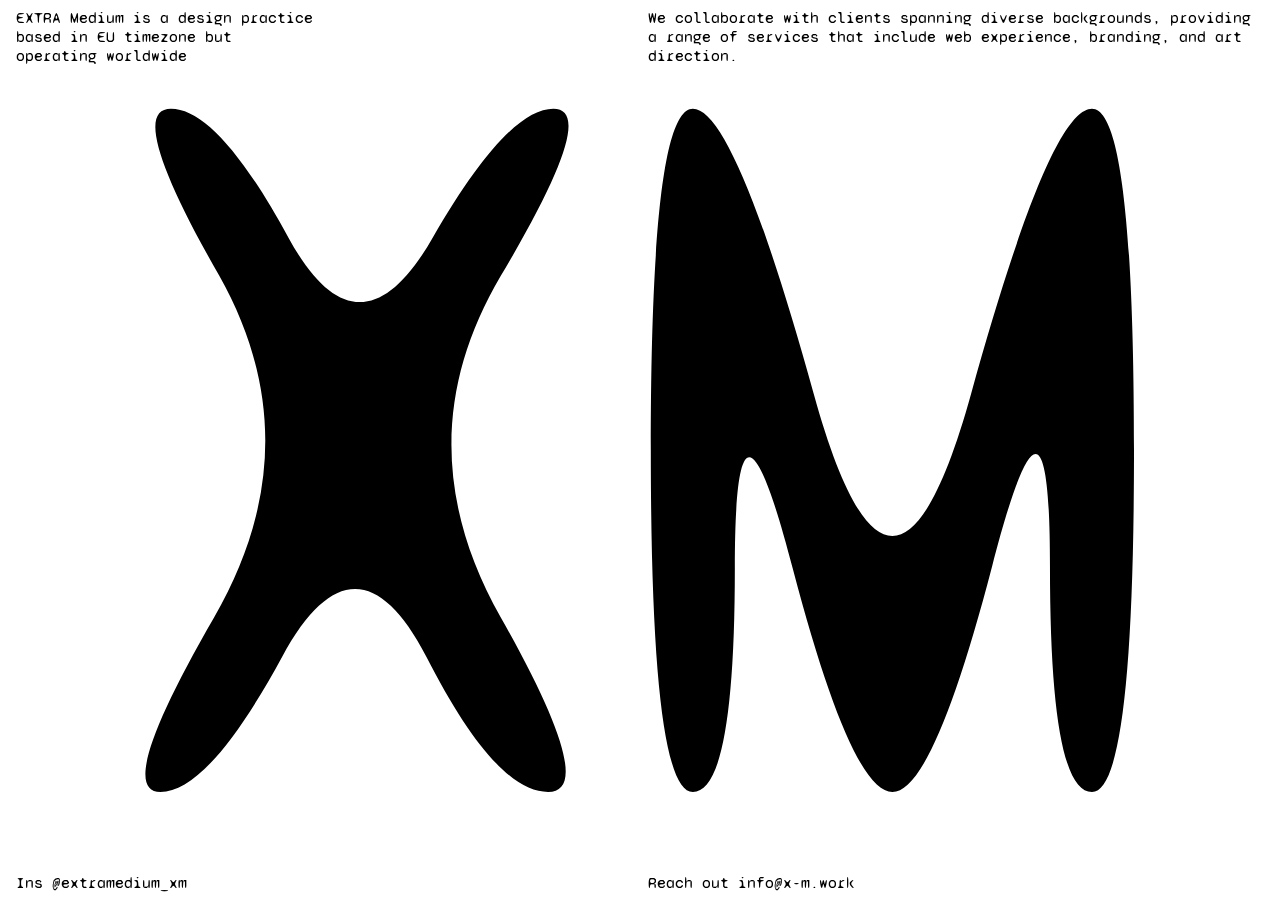
<file: index.html>
<!DOCTYPE html>
<html lang="en">
  <head>
    <meta charset="UTF-8">
    <meta name="viewport" content="width=device-width, initial-scale=1.0">
    <link rel="icon" type="image/jpg" href="favicon-64x64.png">
    <title>XM</title>
    <meta name="description" content="Digital designer based in Amsterdam">
    <link rel="stylesheet" href="style.css">
    <script src="https://code.jquery.com/jquery-3.6.0.min.js" integrity="sha256-/xUj+3OJU5yExlq6GSYGSHk7tPXikynS7ogEvDej/m4=" crossorigin="anonymous"></script>
  </head>
  <body>

    <header class="top-header">
      <p class="short-info" >EXTRA Medium is a design practice based in EU timezone but operating worldwide</p>
      <p class="short-description" >We collaborate with clients spanning diverse backgrounds, providing a range of services that include web experience, branding, and art direction.</p>
    </header>

    <footer class="bottom-footer">
      <p class="footer-contacts" >Ins <a href="https://www.instagram.com/extramedium_xm">@extramedium_xm</a></p>
      <p class="footer-contacts" >Reach out <a href="mailto:info@x-m.work">info@x-m.work</a></p>
        </footer >

    <div class="main-landing-container">
      <img class="big-xm-logo" src="/assets/XM.svg" alt="XM">
    </div>

    
    <script type="module" src="js/script.js"></script>
</body>
</html>
</file>
<file: style.css>
@font-face {
  font-family: "MON";
  src: url("/fonts/SyneMono-Regular.ttf") format('truetype');
  font-weight: 400;
  font-style: normal;
}

:root {
  --margin-page: 1rem;
  --base-font-size: 16px;
  --base-font-size-mob: 16px;
  --baseline: 1.2rem;
  --baseline-mob: 1rem;
  /*--bg-white: #fefefe;*/
  --bg-white: #f2f2f2;
  --bg-white: #f4f1f1;
  --bg-white: #ffffff;
  --text-black: #282828;
  --text-black: #2c2c2d;
  --text-black: #141414;
  --text-grey: #A5A5A5;
  --link-color: #868686;
  --button-background: #b5b5b5cc;
  --hidden-text: #e3e3e3;
  --bg-selection-text: #e3e3e3;
  --bg-selection-text: #d4d4d4;
  --tag-col: #868686;
  --bg-bottom-nav: #86868668;
  --yellow: #DBFF00;
  --light-blue: #0EA8FF;
  --yellow-bg: #FFCC49;
  --red-bg: #F8363E;
  --yellow2-bg: #EDFB65;
  --lilac-bg: #D1C7FA;
  --dark-sand-bg: #F6C7A7;
  --pitch-black-bg: #000000;
  --bright-red-bg: #FF002E;
  --gold-bg: #D3AD5B;
  --purple-bg: #5428F5;
  --salmon-bg: #EF8361;
  --lilac2-bg: #737CF2;



  /*--text-black: #212529;*/
}
::selection {
  background-color: #eaeaea;
  background-color: var(--bg-selection-text);
  /*color: transparent;
  color: #d4d4d4;*/
}


*
{
    margin: 0;
    padding: 0;
    box-sizing: border-box;
    position: relative;
}

html,
body
{
    /*background: white;*/
    font-family: "MON","helvetica","Arial",sans-serif !important;
    font-kerning:normal;
    /*font-size: 1rem;*/
    font-size: var(--base-font-size);
    word-spacing:0.001em;
    font-weight: 400;
    line-height: var(--baseline);
    background: var(--bg-white);
    color: var(--text-black);
    /*overflow-x: hidden;*/
    -webkit-font-smoothing: subpixel-antialiased !important;
    text-rendering:optimizeLegibility !important;
    position: relative;
    width: 100%;
    transition: background .3s ease-out;
}
html.dark-mode,
body.dark-mode
{
    color: var(--bg-white);
    background: var(--text-black);
}

.text-white {
  color: var(--bg-white);
}
h1, h2, h3, h4 ,h5 {
  font-weight: 400;
}
h1 {
  font-size: 3rem;
  letter-spacing: -0.02em;
  line-height: calc(var(--baseline) * 2.5);
}
h2 {
  font-size: 2.9rem;
  letter-spacing: -0.024em;
  line-height: calc(var(--baseline) * 2);
  font-size: 1.6rem;
  line-height: calc(var(--baseline) * 2);
}
h3 {
  font-size: 1.5rem;
  line-height: calc(1 * var(--baseline));
  letter-spacing: -0.015em;
}
h5 {
  font-size: 1.4rem;
  letter-spacing: -0.02em;
  line-height: calc(var(--baseline) * 1);
}
a {
  text-decoration: inherit;
  cursor: pointer;
}
@media only screen and (min-width: 601px) {

}
@media only screen and (max-width: 600px) {
  :root {
    --margin-page: .5rem;
    --base-font-size: 18px;
    --baseline: 1.5rem;
    --bg-white: #fefefe;
    --text-black: #0f0f0f;
    --hidden-text: #e3e3e3;
    --bg-selection-text: #e3e3e3;
    /*--text-black: #212529;*/
  }
}
img, video {
  max-width: 100%;
  border-radius: .5rem;
  border-radius: calc(var(--base-font-size) / 2);
  border-radius: 10px;
  display: block;
}

a {
  color: inherit;
}


/* ===================================== */
/* CSS 2023 */
#background-loader {
  position: fixed;
  top: 0;
  left: 0;
  width: 100vw;
  height: 100vh;
  background-color: var(--bg-white); /* Adjust the color to your preference */
  z-index: 999999999999999999998; /* Lower z-index to be below the page transition */
  transform: translateZ(999999px);
  opacity: 1;
  transition: opacity 0.5s ease;
}
.dark-mode #background-loader {
  background-color: var(--text-black);
}
.hidden-bg-loader {
  opacity: 0;
  pointer-events: none;
}
#page-transition {
  position: fixed;
  top: var(--margin-page);
  left: 0;
  width: 100vw;
  width: calc( 100vw - (var(--margin-page) * 2));
  height: 100vh;
  background-color: var(--yellow);
  margin-left: var(--margin-page);
  margin-right: var(--margin-page);
  margin-top: margin-left: var(--margin-page);
  z-index: 999999999999999999999;
  transform: translateZ(999999999px);
  transition: transform 0.5s ease;
  transform: translateY(100%);
  border-top-left-radius: 10px;
  border-top-right-radius: 10px;
}
.big-paragraph-about {
  font-size: 2rem;
  letter-spacing: -0.01em;
  line-height: calc(var(--baseline) * 2);
  font-weight: 500;
}

.about-description-text .big-paragraph-about:nth-child(2) {
  text-indent: calc( ((100vw - (var(--margin-page) * 9)) / 8 ) * 3 );
}
.absolute-title {
  position: absolute;
  top: calc( var(--margin-page) / 3 );
}



.highlight {
  position: absolute;
  top: 0;
  left: 0;
  width: 0;
  height: 100%;
  height: calc(100% - var(--margin-page));
  background-color: rgba(255, 255, 255, 0.37);
  border-radius: 30px;
  transition: width 0.3s, left 0.3s;
  margin-top: calc(var(--margin-page) / 2) ;
  margin-bottom: calc(var(--margin-page) / 2) ;
  z-index: -1;
}
.switch-container {
  padding: var(--margin-page);
  position: fixed;
  right: 0;
  top: 0;
  z-index: 999999;
}
.dark-mode-switch {
  border-radius: 30px;
  background: var(--bg-bottom-nav);
  backdrop-filter: blur(6px);
  -webkit-backdrop-filter: blur(6px);
  width: 40px;
  height: 18px;
  padding: 2px;
  cursor: pointer;
 
}
.dark-mode-switch .toggle {
  display: block;
  position: absolute;
  right: 2px;
  width: 14px;
  height: 14px;
  border-radius: 30px;
  transition: all .2s ease-out;
  background: var(--text-black);
}

.dark-mode-switch.active .toggle {
  transform: translateX(-22px);
  background: var(--yellow);
}


footer {
  position: relative;
  z-index: 99999999;
}
.footer-container {
  position: relative;
  display: grid;
  /*margin: var(--margin-page);*/
  grid-template-columns: repeat(8, 1fr);
  column-gap: var(--margin-page);
  row-gap: var(--margin-page);
  padding-top: 2rem;
  background: var(--yellow);
  /*border-radius: 6px;*/
  border-top-left-radius: calc(var(--base-font-size) / 2);
  border-top-right-radius: calc(var(--base-font-size) / 2);
  padding: calc(var(--margin-page) * 4)  calc(var(--margin-page) * 1);
  color: var(--text-black);
  font-weight: 500;

}

.text-grey {
  color: var(--text-grey);
}
.text-black {
  color: var(--text-black);
}
.dark-mode .text-black {
  color: var(--bg-white);
}
.project-card-item {
  position: relative;
  width: 100%;
  height: auto;
  font-weight: 500;
}
.project-card-item img,
.project-card-item video {
  position: relative;
  width: 100%;
  display: block;
  height: auto;
  border-radius: 6px;
  border-radius: calc(var(--base-font-size) / 2);
}
.project-card-item .project-tag-container {
  position: absolute;
  top: 0;
  left: 0;
  display: flex;
  padding: calc(var(--margin-page) / 1);
}
.tag-item {
  padding: calc(.5 * var(--margin-page)) calc(2 * var(--margin-page));
  display: flex;
  justify-content: center;
  align-items: center;
  border-radius: 30px;
  backdrop-filter: blur(6px);
  -webkit-backdrop-filter: blur(6px);
  background: var(--bg-bottom-nav);
  font-size: .8rem;
}
.project-card-item a {
  margin-bottom: calc(var(--margin-page) / 2);
  display: block;
}
/*
.proj-card-link .lazy-img:hover {
  filter: invert(1);
}*/



.project-card-1 {
  grid-column: 2 / span 3;
  grid-row: 1 / span 1;
}
.project-card-2 {
  grid-column: 6 / span 3;
  grid-row: 1 / span 1;
  padding-top: calc(var(--baseline) * 24);
}
.project-card-3 {
  grid-column: 1 / span 3;
  grid-row: 2 / span 1;
}
.project-card-4 {
  grid-column: 5 / span 3;
  grid-row: 2 / span 1;
  padding-top: calc(var(--baseline) * 16);
}
.project-card-5 {
  grid-column: 2 / span 2;
  grid-row: 3 / span 1;
  padding-top: calc(var(--baseline) * 1);
}
.project-card-6 {
  grid-column: 6 / span 3;
  grid-row: 3 / span 1;
  padding-top: calc(var(--baseline) * 12);
}
.project-card-7 {
  grid-column: 2 / span 3;
  grid-row: 4 / span 1;
  padding-top: calc(var(--baseline) * 6);
}
.project-card-8 {
  grid-column: 1 / span 4;
  grid-row: 5 / span 1;
  padding-top: calc(var(--baseline) * 12);
}
.project-card-9 {
  grid-column: 6 / span 3;
  grid-row: 5 / span 1;
  padding-top: calc(var(--baseline) * 2);
}
.project-card-10 {
  grid-column: 2 / span 2;
  grid-row: 6 / span 1;
  padding-top: calc(var(--baseline) * 18);
}
.project-card-11 {
  grid-column: 5 / span 3;
  grid-row: 6 / span 1;
  padding-top: calc(var(--baseline) * 6);
}
.project-card-12 {
  grid-column: 6 / span 3;
  grid-row: 7 / span 1;
  padding-top: calc(var(--baseline) * 4);
}

.experience-item {
  position: relative;
  width: 100%;
  display: flex;
  column-gap: var(--margin-page);
}
.experience-item p {
  flex: 1 1 0;
}
.blue-frame {
  border: 1px var(--light-blue) solid;
}

.text-block-proj {
  padding: calc(var(--margin-page) * 8) 0 ;
}

.bg-black {
  background: #000000;
}
.project-info-section {
  margin-top: 80vh;
  margin-top: calc(100vh - ((var(--baseline) * 2.5) * 3) - ( 2 * var(--margin-page)));
  position: relative;
}
.bg-video-proj {
  position: fixed;
  top: 0;
  left: 0;
  width: 100vw;
  height: 100vh;
  height: calc(100vh - ((var(--baseline) * 2.5) * 3) - ( 2 * var(--margin-page)));
  z-index: -1;
}
.bg-video-proj video,
.bg-video-proj img {
  width: 100%;
  height: 100%;
  object-fit: cover;
}
.logo-award-container img {
  height: calc(var(--baseline) * 2.5);
}
.custom-cursor {
  opacity: 0; /* Initially set opacity to 0 */
  position: fixed;
  pointer-events: none;
  z-index: 99999999999999999999999;
  width: 52px;
  transition: opacity 0.3s ease; /* Add transition for smooth visibility change */
  transition: transform 0.3s ease; /* Add transition for smooth visibility change */
  transform: translate(-50%, -50%);
}
.custom-cursor img {
  display: block;
  width: 100%;
}
.cursor-active {
  transform: scale(4);
  opacity: 1;
}
.dvd-image {
  width: 200px;
  z-index: 99999999999999999999;
}



@keyframes slide-arrow-more {
  0%,
  100% {
    transform: translate(0, 0);
  }

  50% {
    transform: translate(0, 18px);
  }
}

.project-pagraph {
  font-weight: 500;
}
.full-height {
  height: 100%;
}
.email-clipboard {
  position: relative;
  cursor: pointer;
}

.email-clipboard span {
  backdrop-filter: blur(6px);
  -webkit-backdrop-filter: blur(6px);
  padding: calc(var(--margin-page) / 1);
  border-radius: 30px;
  background: var(--bg-bottom-nav);
  background: var(--yellow);
  font-size: calc(var(--base-font-size) / 1.2 );
  position: absolute;
  top: 0;
  margin-left: var(--margin-page);
  height: auto;
  line-height: 1em;
  transition: all .6s ease;
  opacity: 0;
  transform: translateY(-50%);
  pointer-events: none;
  color: var(--text-black);
}
.email-clipboard.active span {
  opacity: 1;
  transform: translateY(20%);
}

.footer-container .email-clipboard span {
  backdrop-filter: blur(6px);
  -webkit-backdrop-filter: blur(6px);
  padding: calc(var(--margin-page) / 1);
  border-radius: 30px;
  background: var(--bg-bottom-nav);
  background: var(--bg-bottom-nav);
  font-size: calc(var(--base-font-size) / 1.2 );
  position: absolute;
  top: 0;
  left: 0;
  margin-left: var(--margin-page);
  height: auto;
  line-height: 1em;
  transition: all .6s ease;
  opacity: 0;
  transform: translateY(-50%);
  pointer-events: none;
  color: var(--text-black);
  z-index: 9;
}

.footer-container .email-clipboard.active span {
  opacity: 1;
  transform: translateY(0%);
}

/* END CSS 2023 DESKTOP */
/* ===================================== */

.head-menu {
  position: fixed;
  bottom: 0;
  width: 100%;
  width: calc(100% - (2 * var(--margin-page)));
  display: grid;
  margin: var(--margin-page);
  grid-template-columns: repeat(12, 1fr);
  column-gap: var(--margin-page);
  row-gap: var(--margin-page);
  z-index: auto;
}

.scroll-down {
  transform: translate3d(0, -100%, 1px);
}
.top-header {
  position: fixed;
  top: 0;
  width: calc(100% - (2 * var(--margin-page)));
  width: 100%;
  display: grid;
  padding: calc(var(--margin-page)/2) var(--margin-page);
  margin: 0;
  grid-template-columns: repeat(12, 1fr);
  column-gap: var(--margin-page);
  row-gap: var(--margin-page);
  z-index: 99999;
  background: transparent;
  transition: transform 0.3s ease;
  color: var(--bg-white);
  mix-blend-mode: difference;
  -webkit-transform: translate3d(0,0,99999px);
}
.bottom-footer {
  position: fixed;
  bottom: 0;
  width: calc(100% - (2 * var(--margin-page)));
  width: 100%;
  display: grid;
  padding: calc(var(--margin-page)/2) var(--margin-page);
  margin: 0;
  grid-template-columns: repeat(12, 1fr);
  column-gap: var(--margin-page);
  row-gap: var(--margin-page);
  z-index: 99999;
  background: transparent;
  transition: transform 0.3s ease;
  color: var(--bg-white);
  mix-blend-mode: difference;
  -webkit-transform: translate3d(0,0,99999px);
}

.top-header .short-info {
  grid-column: 1 / span 3;
  display: flex;
}
.top-header .short-description{
  grid-column: 7 / span 6;
  display: flex;
}

.bottom-footer .footer-contacts {
  grid-column: auto / span 6;
}




.main-landing-container {
  min-height: 100vh;
  display: flex;
  justify-content: center;
  align-items: center;
  padding: calc(var(--margin-page)) var(--margin-page);
}

.main-landing-container .big-xm-logo {
  display: block;
  height: 76vh;
  max-width: 100%;
  max-height: 100%;
  width: auto;
  object-fit: contain;
}









.controls-test {
  position: absolute;
  bottom: 0;
  right: 0;
}
.page-width {
  padding: 0 var(--margin-page);
}

.first-section-home {
  position: fixed;
  top: 0;
  width: 100%;
  height: 100%;
  -webkit-transform: translate3d(0,0,0);
}

.main-content-home {
  position: relative;
  display: grid;
  margin: var(--margin-page);
  grid-template-columns: repeat(12, 1fr);
  column-gap: var(--margin-page);
  row-gap: var(--margin-page);
  min-height: 100vh;
  padding-top: 2rem;
}


.first-paragraph-col {
  grid-column: 1 / span 8;
  grid-column: 1 / span 9;
  grid-column: 1 / span 12;
}
.main-content-home .paragraph {
  /*grid-column: 1 / span 8;*/
  font-size: 2.4rem;
  font-size: 2.8rem;
  line-height: calc(var(--baseline) * 2);
  letter-spacing: -0.015em;
  width: 100%;
  /**/
  font-weight: 400;
  font-size: 2.1rem;
  line-height: calc(var(--baseline) * 1.6);
  font-size: 2.6rem;
  line-height: calc(var(--baseline) * 2);
  font-size: 3.4rem;
  line-height: calc(var(--baseline) * 2.5);
  letter-spacing: -0.023em;
}
.main-content-home .paragraph sup {
  line-height: 0;
  font-size: .6em;
  position: relative;
  top: .1em;
}
.notes-section {
  grid-column: 10 / span 3;
  display: grid;
  grid-template-columns: repeat(1, 1fr);
  column-gap: var(--margin-page);
  grid-template-rows: masonry;
  position: relative;
}
.notes-wrapper {
  position: relative;
  width: 100%;
}
h5.didascalia {
  font-size: 1.3rem;
  margin-bottom: var(--baseline);
  font-size: 1.2rem;
  line-height: calc(var(--baseline));
  line-height: calc(var(--baseline) * 0.8);
  font-size: 1.15rem;
}
.no-br {
  white-space: nowrap;
}
.title-proj {
  /*font-style: italic;
  font-weight: 400;*/
}
.ico {
  line-height: 0;
  text-decoration: none;
}
.link-e {
  text-decoration: underline;
  text-underline-offset: 0.1em;
  text-decoration-thickness: 0.07em;
}
.link-contacts{
  text-decoration: none;
}
.link-contacts:hover {
  text-decoration: underline;
  text-underline-offset: 0.1em;
  text-decoration-thickness: 0.07em;
}
.ref-text,
.h-text {
  background: var(--bg-selection-text);
  color: var(--bg-selection-text);
  transition: all .2s ease;
}
.show-h-text {
  background: transparent;
  color:var(--text-black);
}
.hover-h-text {
  transition: all 0s ease;
}
.hover-h-text:hover {
  color: var(--bg-white);
  background: var(--text-black);
  text-decoration: none;
}
.hover-h-text:hover .show-h-text {
  color: var(--bg-white);
  /*background: var(--text-black);*/
  text-decoration: none;
}
.note-ref {
  /*background: #4f5bd5;*/
  cursor: ne-resize;
}
.note-ref-2:hover {
  /*background: #f37735;*/
}

.ref-text {
  text-decoration: underline;
  text-decoration: none;
}
.note {
  /*display: none;*/
  opacity: 0;
  position: fixed;
  padding-right: var(--margin-page);
  /*transform: translateX(20%);
  transform: translateY(-20%);*/
  transform: translate(20%, 0);
  transition: all 0.2s ease-out;
}
.show-note {
  /*display: block;*/
  opacity: 1;
  /*transform: translateX(0);
  transform: translateY(0);*/
  transform: translate(0, 0);
}
.note-mob-info {
  display: none;
}
.note-des-info {
  display: flex;
}
.note-des-info p.paragraph {
  width: auto;
  margin-right: calc( var(--margin-page) * 2);
}
.active-scale {
  text-decoration: none;
  text-underline-offset: 0.1em;
  text-decoration-thickness: 0.07em;
  background: var(--text-black);
  color: var(--bg-white);
}
.btn {
  display: flex;
  justify-content: center;
  align-items: center;
}
.swatch-btn {
  display: block;
  width: 18px;
}

.weather::after{
  /*content: '°';*/
}
.preview-projects-btn {
  cursor: pointer;
}


.proj-section {
  position: relative;
  top: 100vh;
  transition: top .5s ease-in-out;
  background: var(--bg-white);
  -webkit-transform: translate3d(0,0,99px);
}
.show-preview-projects {
  top: 85vh;
}
.proj-section-header {
  padding-top: var(--margin-page);
  padding-bottom: var(--margin-page);
}
.proj-highlight {
  display: flex;
  flex: 1 1 auto;
  flex-wrap: wrap;
  justify-content: space-between;
  position: relative;
  /**/
}
.proj-highlight-container:nth-of-type(2n) .proj-highlight {
  flex-direction: row-reverse;
}
.proj-highlight-container:nth-child(even) .proj-highlight__content {
  padding-left: calc(var(--margin-page) / 1);
  padding-right: calc(var(--margin-page) / 1);
}
.proj-highlight-container:nth-child(odd) .proj-highlight__content {
  padding-right: calc(var(--margin-page) / 1);
  padding-left: calc(var(--margin-page) / 1);
}

.proj-highlight > * {
  flex: 1;
}
.proj-highlight__media {
  position: relative;
  height: 100%;
  width: 100%;
}
.proj-highlight__media a {
  display: block;
  width: 100%;
  height: 100%;
}
.proj-highlight__content__wrap {
  position: relative;
  width: 100%;
  background: var(--bg-white);
}
.proj-highlight__content {
  display: flex;
  flex-flow: column;
  height: 100%;
  justify-content: flex-start;
  position: relative;
  z-index: 0;
}
.proj-highlight__header__banner {
  padding: calc(var(--margin-page)/2) 0;
}
.proj-highlight__header {
  position: sticky;
  top: calc( var(--baseline) + var(--margin-page));
  /**/
  top: 1.4rem;
  padding-bottom: var(--margin-page);
}
.proj-highlight__header__banner h5,
.proj-highlight__header__title h2 {
  /*display: inline;
  background: var(--bg-white);*/
}
.proj-highlight__header__title h2 {
  margin-bottom: .3em;
}
.remove-pixelated {
  image-rendering: auto !important;
}
.image-placeholder {
  width: 100%;
  position: absolute !important;
  top: 0;
  left: 0;
  image-rendering: pixelated;
  opacity: 1;
  transition: opacity .7s ease;
}
.remove-placeholder {
  opacity: 0;
  pointer-events: none;
}
.work-btn {
  cursor: pointer;
}

.hidden {
  display: none !important;
}
@media only screen and (min-width: 601px) {

  .des-hidden {
    display: none;
  }
  .right-align-des {
    text-align: right;
  }
  .pixelated-hover-img:hover {
    opacity: 1;
  }
  
}
.grid-page {
  width: 100%;
  display: grid;
  grid-template-columns: repeat(8, 1fr);
  column-gap: var(--margin-page);
  row-gap: var(--margin-page);
}
.grid-12col {
  width: 100%;
  display: grid;
  grid-template-columns: repeat(12, 1fr);
  column-gap: var(--margin-page);
  row-gap: var(--margin-page);
}
.sub-grid {
  display: grid;
  grid-template-columns: repeat(12, 1fr);
  column-gap: var(--margin-page);
  row-gap: var(--margin-page);
}

.des-grid-col-12 {
  position: relative;
  grid-column: auto / span 12;
}
.des-grid-col-8 {
  position: relative;
  grid-column: auto / span 8;
}

.des-grid-col-6 {
  position: relative;
  grid-column: auto / span 6;
}
.des-grid-col-2 {
  grid-column: auto / span 2;
}
.des-grid-col-3 {
  grid-column: auto / span 3;
}
.des-grid-col-4 {
  grid-column: auto / span 4;
}
.des-grid-col-5 {
  grid-column: auto / span 5;
}
.des-grid-col-7 {
  grid-column: auto / span 7;
}
.des-grid-col-8 {
  grid-column: auto / span 8;
}
.des-grid-col-10 {
  grid-column: auto / span 10;
}
.des-grid-offest-1 {
  grid-column-start: 1;
}
.des-grid-offest-2 {
    grid-column-start: 2;
}
.des-grid-offest-3 {
    grid-column-start: 3;
}
.des-grid-offest-4 {
    grid-column-start: 4;
}
.des-grid-offest-5 {
    grid-column-start: 5;
}
.des-grid-offest-6 {
    grid-column-start: 6;
}
.des-grid-offest-7 {
    grid-column-start: 7;
}
.des-grid-offest-8 {
  grid-column-start: 8;
}
.btm-pad-2 {
  padding-bottom: calc(2 * var(--margin-page));
}
.top-pad-1 {
  padding-top: calc(1* var(--margin-page));
}
.top-pad-2 {
  padding-top: calc(2 * var(--margin-page));
}
.btm-pad-4 {
  padding-bottom: calc(4 * var(--margin-page));
}
.top-pad-4 {
  padding-top: calc(4 * var(--margin-page));
}
.btm-pad-6 {
  padding-bottom: calc(6 * var(--margin-page));
}
.top-pad-6 {
  padding-top: calc(6 * var(--margin-page));
}
.btm-pad-8 {
  padding-bottom: calc(8 * var(--margin-page));
}
.btm-pad-9 {
  padding-bottom: calc(9 * var(--margin-page));
}
.btm-pad-10 {
  padding-bottom: calc(10 * var(--margin-page));
}
.btm-pad-12 {
  padding-bottom: calc(12 * var(--margin-page));
}
.btm-pad-14 {
  padding-bottom: calc(14 * var(--margin-page));
}
.btm-pad-16 {
  padding-bottom: calc(16 * var(--margin-page));
}
.btm-pad-18 {
  padding-bottom: calc(18 * var(--margin-page));
}
.btm-pad-20 {
  padding-bottom: calc(20 * var(--margin-page));
}


.top-pad-8 {
  padding-top: calc(8 * var(--margin-page));
}
.no-row-gap {
  row-gap: 0 !important;
}
.no-col-gap {
  row-gap: 0;
}
.no-round-border {
  border-radius: 0;
}
.bg-yellow-madre {
  background: var(--yellow-bg);
}
.pixelated-hover-img {
  position: absolute;
  top: 0;
  width: 100%;
  height: 100%;
  opacity: 0;
  transition: opacity .1s ease;
  image-rendering: pixelated;
  height: auto;
}
.proj-highlight__img-container img {
  display: block;
  width: 100%;
  height: auto;
  image-rendering: pixelated;
  max-width: none;
  max-height: none;
}
/*
.proj-highlight__img-container img:first-child {
  width: 100%;
  height: 100%;
}*/

.about-section {
  padding-top: 4rem;
  padding-top: var(--margin-page);
}
.archive-section {
  padding-top: 8rem;
}
.archive-item {
  margin-bottom: 4rem;
}
.archive-item-tags {
  display: flex;
  column-gap: .3rem;
  row-gap: .3rem;
  margin-top: .3rem;
  flex-wrap: wrap;
}
.archive-item-tags .proj-tag {
  margin-bottom: 0;
  /*font-size: 1rem;
  line-height: 1.4rem;*/
}

.archive-item-info-container h3,
.archive-item-info-container p  {
  font-size: 1.2rem;
}

.archive-item-imgs {
  display: flex;
  list-style: none;
  flex-wrap: wrap;
  width: 100%;
  height: auto;
  column-gap: var(--margin-page);
  row-gap: var(--margin-page);
}
.archive-item-imgs li {
  height: 180px;
  width: auto;
}

.archive-item-imgs li img {
  display: block;
  width: 100%;
  height: 100%;
  width: auto;
}
.contact-section-wrapper {
  /*background: var(--bg-white);
  padding-top: calc(4* var(--margin-page));*/
}
.contact-section {
  /*padding-top: var(--margin-page);*/
  padding-bottom: 1rem;
  padding-bottom: calc(10* var(--margin-page));
}
.contact-section a:hover {
  text-decoration: underline;
}
#main-project-section {
  scroll-behavior: smooth;
}
.bottom-grid-element {
  align-self: end;
}
.bottom-grid-align {
  align-items: end;
}
.right-align-item-footer {
  display: flex;
  justify-content: end;
}
.small-text {
  font-size: .9rem;
  line-height: 1.1em;
}
footer {
  -webkit-transform: translate3d(0,0,9px);
  transform: translate3d(0,0,9px);
}


/*mobile*/
@media only screen and (max-width: 900px) {
  *:hover {
    /*
    background: inherit;
    color: inherit;
    text-decoration: inherit;
    */
  }
  body
  {
      /*background: white;*/
      font-kerning:normal;
      /*font-size: 1rem;*/
      font-size: var(--base-font-size-mob);
      word-spacing:0.001em;
      font-weight: 400;
      line-height: var(--baseline-mob);
      background: var(--bg-white);
      color: var(--text-black);
      /*overflow-x: hidden;*/
      -webkit-font-smoothing: subpixel-antialiased !important;
      text-rendering:optimizeLegibility !important;
      position: relative;
      width: 100%;
      transition: background .3s ease-out;
  }
  .mob-hidden {
    display: none !important;
  }
  h1 {
    font-size: 1.9rem;
    letter-spacing: -0.02em;
    letter-spacing: -0.024em;
    line-height: calc(var(--baseline) * 1.4);
  }
  h2 {
    font-size: 2.9rem;
    letter-spacing: -0.024em;
    line-height: calc(var(--baseline) * 2);
    font-size: 1.25rem;
    line-height: calc(var(--baseline) * 1);
  }
  h3 {
    font-size: 1.3rem;
    line-height: calc(1 * var(--baseline));
    letter-spacing: -0.015em;
  }
  h5 {
    font-size: 1rem;
    letter-spacing: -0.02em;
    line-height: calc(var(--baseline) * 1);
  }
  .h-text, .link-e, .show-h-text {
    background: inherit;
    color: inherit;
  }
  .project-caption {
    font-size: 1rem;
  }

  
  .mob-hidden {
    display: none;
  }
  .top-header {
    display: flex;
    justify-content: space-between;
  }
  .menu-mob-btn {
    width: 1rem;
    height: 1rem;
    border-radius: 1rem;
    display: inline-block;
    background: var(--text-black);
  }
  .top-header .menu-items .header-item {
    margin-right: 0em;
  }
  .proj-tag {
    font-size: 1rem;
    padding: 0rem .3rem 0 0;
    /**/
    line-height: 1em;
    font-size: .9rem;
    padding: .2rem .4rem;
  }



  /* ================= 2023 CSS ================= */
  .top-header {
    top: 0;
    width: calc(100% - (2 * var(--margin-page)));
    width: 100%;
    display: grid;
    padding: calc(var(--margin-page)/2) var(--margin-page);
    margin: 0;
    grid-template-columns: repeat(4, 1fr);
    column-gap: var(--margin-page);
    row-gap: var(--margin-page);
    z-index: 99999;
    background: transparent;
    transition: transform 0.3s ease;
    color: var(--bg-white);
    mix-blend-mode: difference;
    -webkit-transform: translate3d(0,0,99999px);
  }

  .top-header .short-info {
    grid-column: auto / span 2;
    display: flex;
  }
  .top-header .short-description{
    grid-column: auto / span 2;
    display: flex;
  }

  .bottom-footer {
    grid-template-columns: repeat(4, 1fr);
    column-gap: var(--margin-page);
    row-gap: var(--margin-page);
    z-index: 99999;
    background: transparent;
    transition: transform 0.3s ease;
    color: var(--bg-white);
    mix-blend-mode: difference;
    -webkit-transform: translate3d(0,0,99999px);
  }
  .bottom-footer .footer-contacts {
    grid-column: auto / span 2;
  }
  

  .bg-video-proj {
    height: calc(100vh - ((var(--baseline) * 1.4) * 5.5) - ( 2 * var(--margin-page)));
  }
  .logo-award-container img {
    height: calc(var(--baseline) * 1.5);
  }

  .project-info-section {
    margin-top: 80vh;
    margin-top: calc(100vh - ((var(--baseline) * 1.4) * 5.5) - ( 2 * var(--margin-page)));
    position: relative;
  }

  .big-paragraph-about {
    font-size: var(--base-font-size);
    letter-spacing: -0.01em;
    line-height: calc(var(--baseline) * .85);
    font-weight: 500;
  }
  .absolute-title {
    position: relative;
    top: auto;
  }
  .about-description-text .big-paragraph-about:nth-child(2) {
    text-indent: 0;
  }
  .footer-container {
    position: relative;
    display: grid;
    /*margin: var(--margin-page);*/
    grid-template-columns: repeat(6, 1fr);
    column-gap: var(--margin-page);
    row-gap: var(--margin-page);
    padding-top: 2rem;
    background: var(--yellow);
    /*border-radius: 6px;*/
    border-top-left-radius: 10px;
    border-top-right-radius: 10px;
    padding: calc(var(--margin-page) * 2)  calc(var(--margin-page) * 1);
    min-height: 100vh;
  
  }
  .footer-col-1 {
    grid-row: auto;
  }
  .footer-col-2 {
    grid-row: auto;
    row-gap: calc(var(--baseline) * 1);
  }
  .footer-col-3 {
    grid-row: auto;
  }

  .text-block-proj {
    padding: calc(var(--margin-page) * 2) 0;
  }
  .related-projects-container .topolino-arrow {
    height: calc(var(--baseline) * 1.9);
    display: inline;
    animation: slide-arrow-more 1s ease-in-out infinite;
    z-index: 999;
    position: absolute;
    padding-left: calc(var(--baseline) * 0.3 );
    top: calc(var(--baseline) * 1.5 );
  }
  .playground-card {
    flex-basis: calc((100% - (var(--margin-page) * 1.5)) / 2);
    position: relative;
    border: 1.5px solid var(--light-blue);
  }

  /* ================ END 2023 CSS =============== */




  .main-content-home {
    margin: calc(1 * var(--margin-page));
    grid-template-columns: repeat(4, 1fr);
    column-gap: var(--margin-page);
    row-gap: var(--margin-page);
    padding-bottom: 4em;
  }
  .main-content-home .paragraph {
    grid-column: 1 / span 4;
    font-size: 1.55rem;
    font-size: 1.65rem;
    line-height: calc(var(--baseline) * 1.3);
    letter-spacing: -0.015em;
    width: 100%;
    font-size: 1.5rem;
    line-height: calc(var(--baseline) * 1.2);
  }
  .main-content-home .paragraph sup {
    line-height: 0;
    font-size: .6em;
  }
  .notes-section {
    position: fixed;
    width: 100%;
    height: 100%;
    top: 0;
    left: 0;
    pointer-events: none;
    z-index: 9;
  }
  .link-contacts {
    text-decoration: underline;
    text-underline-offset: 0.1em;
    text-decoration-thickness: 0.07em;
  }
  .show-block-note {
    display: block;
    pointer-events: all;
  }
  .note {
    display: grid;
    grid-template-columns: 1fr 1fr;
    background: var(--bg-white);
    background-color: var(--bg-selection-text);
    column-gap: var(--margin-page);
    padding: calc(var(--margin-page) * 2);
    position: fixed;
    bottom: 0;
    left: 0;
    width: 100%;
    transition: all .3s ease;
    transform: translateY(200%);
  }
  .show-mob-note {
    transform: translateY(0);
    opacity: 1;
  }
  .note img,
  .note video {
    grid-row: 1;
    grid-column: 1 / span 2;
    margin-bottom:  calc(var(--margin-page) * 2);
    margin-left: 3rem;
    box-sizing: border-box;
    width: calc(100% - 3rem);

  }
  .note-active-mob {
    grid-row: 2;
    color: var(--bg-white);
    background: var(--text-black);
  }
  .note-mob-info {
    display: flex;
    grid-column: 1 / span 2;
  }
  .note-mob-info .paragraph {
    width: 3rem;
  }
  .note-mob-info .didascalia {
    width: calc(100% - 3rem);
  }
  .full-with-info {
    grid-column: 1 / span 2;
  }
  h5.didascalia {
    font-size: 1.3rem;
    margin-bottom: 0;
    font-size: 1rem;
    line-height: calc((var(--baseline) * 1.3) / 2);
  }
  .link-e {
    text-decoration: underline;
    text-underline-offset: 0.1em;
    text-decoration-thickness: 0.07em;
  }
  .note-ref {
    cursor: auto;
  }
  .proj-section {
    top: 65vh;
  }
  .proj-highlight,
  .proj-highlight-container:nth-of-type(2n) .proj-highlight {
    flex-direction: column;
  }
  .proj-highlight__header {
    position: relative;
    padding-bottom: calc(10 * var(--margin-page));
    top: 0;
  }
 
  .mob-grid-col-12 {
    position: relative;
    grid-column: auto / span 12;
  }
  .mob-grid-col-6 {
    position: relative;
    grid-column: auto / span 6;
  }
  .mob-grid-col-5 {
    position: relative;
    grid-column: auto / span 5;
  }
  .mob-grid-col-4 {
    position: relative;
    grid-column: auto / span 4;
  }
  .mob-grid-col-3{
    position: relative;
    grid-column: auto / span 3;
  }
  .mob-grid-col-2 {
    position: relative;
    grid-column: auto / span 2;
  }
  .mob-grid-col-1 {
    position: relative;
    grid-column: auto / span 1;
  }
  .mob-grid-col-6 {
    position: relative;
    grid-column: auto / span 6;
  }
  .mob-grid-offset-0 {
    grid-column-start: 1;
  }
  .mob-grid-offset-1 {
    grid-column-start: 2;
  }
  .mob-grid-offset-3{
    grid-column-start: 2;
  }
  .mob-grid-offset-4{
    grid-column-start: 3;
  }
  .btm-pad-0-mob {
    padding-bottom: 0;
  }
  .top-pad-0-mob {
    padding-top: 0;
  }
  .btm-pad-1-mob {
    padding-bottom: calc(1 * var(--margin-page));
  }
  .top-pad-1-mob {
    padding-top: calc(1 * var(--margin-page));
  }
  .btm-pad-2-mob {
    padding-bottom: calc(2 * var(--margin-page));
  }
  .btm-pad-4-mob {
    padding-bottom: calc(4 * var(--margin-page));
  }
  .btm-pad-6-mob {
    padding-bottom: calc(6 * var(--margin-page));
  }
  .btm-pad-8-mob {
    padding-bottom: calc(8 * var(--margin-page));
  }
  .top-pad-0-mob {
    padding-top: calc(0 * var(--margin-page));
  }
  .top-pad-1-mob {
    padding-top: calc(1 * var(--margin-page));
  }
  .top-pad-2-mob {
    padding-top: calc(2 * var(--margin-page));
  }
  .btm-pad-4-mob {
    padding-bottom: calc(4 * var(--margin-page));
  }
  .top-pad-4-mob {
    padding-top: calc(4 * var(--margin-page));
  }
  .btm-pad-6-mob {
    padding-bottom: calc(6 * var(--margin-page));
  }
  .top-pad-6-mob {
    padding-top: calc(6 * var(--margin-page));
  }
  .btm-pad-8-mob {
    padding-bottom: calc(8 * var(--margin-page));
  }
  .top-pad-8-mob {
    padding-top: calc(8 * var(--margin-page));
  }
  .top-pad-10-mob {
    padding-top: calc(10 * var(--margin-page));
  }
  .top-pad-12-mob {
    padding-top: calc(12 * var(--margin-page));
  }
  .grid-row-gap-0 {
    row-gap: 0;
  }
  .grid-row-gap-1 {
    row-gap: calc(1 * var(--margin-page));
  }
  .grid-row-gap-2 {
    row-gap: calc(2 * var(--margin-page));;
  }
  .mob-flex-align-right {
    justify-self: end;
  }






  .archive-item-tags {
    flex-wrap: wrap;
  }
  .archive-item-imgs {
    display: flex;
    list-style: none;
    width: 100%;
    height: auto;
    column-gap: var(--margin-page);
    row-gap: var(--margin-page);
    overflow-x: scroll;
    flex-wrap: nowrap;
  }

  .archive-item-imgs li {
    height: 180px;
    width: auto;
    flex-shrink: 0;
  }
  .related-projects-section {
    padding-bottom: calc(8 * var(--margin-page));
  }


}
</file>
